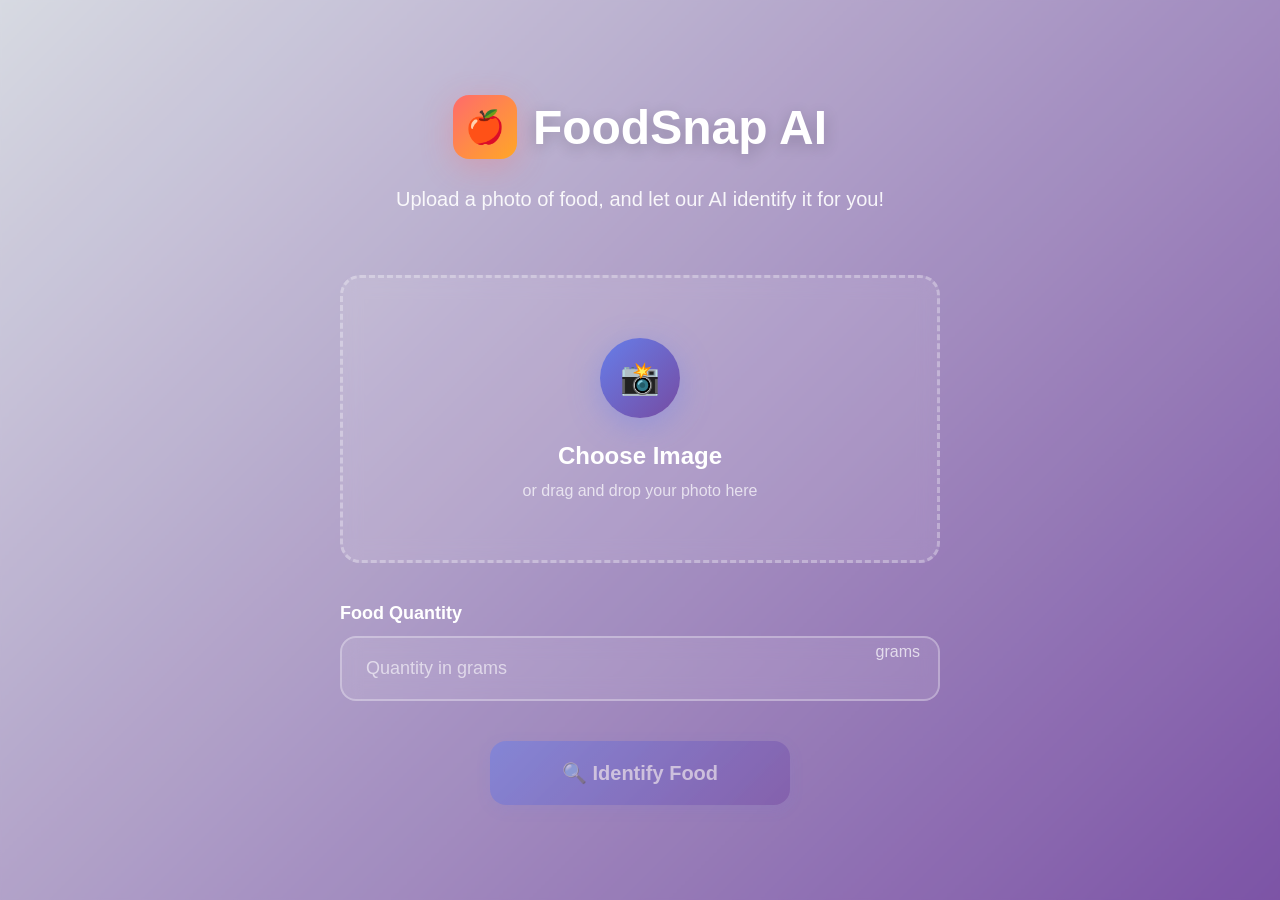
<file: index.html>
<!DOCTYPE html>
<html lang="en">
<head>
    <meta charset="UTF-8">
    <meta name="viewport" content="width=device-width, initial-scale=1.0">
    <title>FoodSnap AI - Food Recognition</title>
    <style>
        * {
            margin: 0;
            padding: 0;
            box-sizing: border-box;
        }

        body {
            font-family: 'Inter', -apple-system, BlinkMacSystemFont, sans-serif;
            background: linear-gradient(135deg, #d5d8e1 0%, #764ba2 100%);
            min-height: 100vh;
            margin: 0;
            padding: 0;
            overflow-x: hidden;
        }

        .container {
            min-height: 100vh;
            display: flex;
            flex-direction: column;
            align-items: center;
            justify-content: center;
            padding: 40px 20px;
            text-align: center;
            position: relative;
        }

        .container::before {
            content: '';
            position: absolute;
            top: 0;
            left: 0;
            right: 0;
            bottom: 0;
            background: rgba(255, 255, 255, 0.05);
            backdrop-filter: blur(1px);
            pointer-events: none;
        }

        .content-wrapper {
            position: relative;
            z-index: 1;
            max-width: 600px;
            width: 100%;
        }

        .logo {
            display: flex;
            align-items: center;
            justify-content: center;
            gap: 16px;
            margin-bottom: 24px;
        }

        .logo-icon {
            width: 64px;
            height: 64px;
            background: linear-gradient(135deg, #ff6b6b, #ffa726);
            border-radius: 16px;
            display: flex;
            align-items: center;
            justify-content: center;
            font-size: 32px;
            box-shadow: 0 8px 32px rgba(255, 107, 107, 0.3);
        }

        .logo h1 {
            font-size: 48px;
            font-weight: 700;
            color: white;
            text-shadow: 0 4px 16px rgba(0, 0, 0, 0.2);
            margin: 0;
        }

        .subtitle {
            color: rgba(255, 255, 255, 0.9);
            font-size: 20px;
            margin-bottom: 60px;
            line-height: 1.6;
            font-weight: 300;
        }

        .upload-section {
            margin-bottom: 40px;
        }

        .upload-area {
            border: 3px dashed rgba(255, 255, 255, 0.3);
            border-radius: 20px;
            padding: 60px 40px;
            transition: all 0.3s ease;
            cursor: pointer;
            background: rgba(255, 255, 255, 0.1);
            backdrop-filter: blur(10px);
            position: relative;
            overflow: hidden;
        }

        .upload-area:hover {
            border-color: rgba(255, 255, 255, 0.6);
            background: rgba(255, 255, 255, 0.15);
            transform: translateY(-4px);
            box-shadow: 0 12px 40px rgba(0, 0, 0, 0.15);
        }

        .upload-area.dragover {
            border-color: rgba(255, 255, 255, 0.8);
            background: rgba(255, 255, 255, 0.2);
            transform: scale(1.02);
        }

        .upload-icon {
            width: 80px;
            height: 80px;
            margin: 0 auto 24px;
            border-radius: 50%;
            background: linear-gradient(135deg, #667eea, #764ba2);
            display: flex;
            align-items: center;
            justify-content: center;
            font-size: 32px;
            color: white;
            box-shadow: 0 8px 32px rgba(102, 126, 234, 0.4);
        }

        .upload-text {
            color: white;
            font-size: 24px;
            font-weight: 600;
            margin-bottom: 12px;
        }

        .upload-subtext {
            color: rgba(255, 255, 255, 0.7);
            font-size: 16px;
        }

        .file-input {
            display: none;
        }

        .preview-container {
            margin-top: 30px;
            border-radius: 16px;
            overflow: hidden;
            max-width: 400px;
            margin-left: auto;
            margin-right: auto;
            box-shadow: 0 12px 40px rgba(0, 0, 0, 0.2);
            border: 2px solid rgba(255, 255, 255, 0.2);
        }

        .quantity-section {
            margin-bottom: 40px;
        }

        .input-group {
            position: relative;
            margin-bottom: 30px;
        }

        .input-label {
            display: block;
            color: white;
            font-size: 18px;
            font-weight: 600;
            margin-bottom: 12px;
            text-align: left;
        }

        .quantity-input {
            width: 100%;
            padding: 20px 24px;
            border: 2px solid rgba(255, 255, 255, 0.3);
            border-radius: 16px;
            font-size: 18px;
            background: rgba(255, 255, 255, 0.1);
            backdrop-filter: blur(10px);
            transition: all 0.3s ease;
            outline: none;
            color: white;
        }

        .quantity-input::placeholder {
            color: rgba(255, 255, 255, 0.6);
        }

        .quantity-input:focus {
            border-color: rgba(255, 255, 255, 0.6);
            background: rgba(255, 255, 255, 0.15);
            box-shadow: 0 0 0 4px rgba(255, 255, 255, 0.1);
        }

        .unit-label {
            position: absolute;
            right: 20px;
            top: 50%;
            transform: translateY(-50%);
            color: rgba(255, 255, 255, 0.7);
            font-weight: 500;
            pointer-events: none;
        }

        .preview-image {
            width: 100%;
            height: auto;
            display: block;
        }

        .analyze-btn {
            width: 100%;
            max-width: 300px;
            padding: 20px 40px;
            background: linear-gradient(135deg, #667eea, #764ba2);
            color: white;
            border: none;
            border-radius: 16px;
            font-size: 20px;
            font-weight: 600;
            cursor: pointer;
            transition: all 0.3s ease;
            box-shadow: 0 8px 32px rgba(102, 126, 234, 0.4);
            margin: 0 auto;
            display: block;
        }

        .analyze-btn:hover:not(:disabled) {
            transform: translateY(-4px);
            box-shadow: 0 12px 40px rgba(102, 126, 234, 0.5);
        }

        .analyze-btn:disabled {
            opacity: 0.5;
            cursor: not-allowed;
            transform: none;
            box-shadow: 0 4px 16px rgba(102, 126, 234, 0.2);
        }

        .loading {
            display: none;
            align-items: center;
            justify-content: center;
            gap: 12px;
            margin-top: 30px;
            color: white;
            font-size: 18px;
        }

        .spinner {
            width: 24px;
            height: 24px;
            border: 3px solid rgba(255, 255, 255, 0.3);
            border-top: 3px solid white;
            border-radius: 50%;
            animation: spin 1s linear infinite;
        }

        @keyframes spin {
            0% { transform: rotate(0deg); }
            100% { transform: rotate(360deg); }
        }

        .results {
            display: none;
            margin-top: 40px;
            padding: 32px;
            background: rgba(255, 255, 255, 0.15);
            backdrop-filter: blur(20px);
            border: 1px solid rgba(255, 255, 255, 0.2);
            border-radius: 20px;
            text-align: left;
            box-shadow: 0 12px 40px rgba(0, 0, 0, 0.1);
        }

        .result-item {
            display: flex;
            justify-content: space-between;
            align-items: center;
            padding: 16px 0;
            border-bottom: 1px solid rgba(255, 255, 255, 0.1);
        }

        .result-item:last-child {
            border-bottom: none;
        }

        .result-label {
            font-weight: 600;
            color: rgba(255, 255, 255, 0.8);
            font-size: 16px;
        }

        .result-value {
            font-weight: 700;
            color: white;
            font-size: 20px;
        }

        .calories-highlight {
            background: linear-gradient(135deg, #ffffff, #ffffff);
            -webkit-background-clip: text;
            -webkit-text-fill-color: transparent;
            background-clip: text;
        }

        .error-message {
            margin-top: 30px;
            padding: 20px;
            background: rgba(239, 68, 68, 0.15);
            backdrop-filter: blur(10px);
            border: 1px solid rgba(239, 68, 68, 0.3);
            border-radius: 16px;
            color: #ff6b6b;
            font-weight: 600;
            text-align: center;
            font-size: 16px;
        }

        @media (max-width: 768px) {
            .container {
                padding: 30px 15px;
            }
            
            .logo h1 {
                font-size: 36px;
            }
            
            .logo-icon {
                width: 56px;
                height: 56px;
                font-size: 28px;
            }
            
            .subtitle {
                font-size: 18px;
                margin-bottom: 40px;
            }
            
            .upload-area {
                padding: 50px 30px;
            }
            
            .upload-icon {
                width: 70px;
                height: 70px;
                font-size: 28px;
            }
            
            .upload-text {
                font-size: 20px;
            }
            
            .quantity-input {
                padding: 18px 20px;
                font-size: 16px;
            }
            
            .analyze-btn {
                font-size: 18px;
                padding: 18px 36px;
            }
        }

        @media (max-width: 480px) {
            .container {
                padding: 20px 15px;
            }
            
            .logo {
                flex-direction: column;
                gap: 12px;
            }
            
            .logo h1 {
                font-size: 28px;
            }
            
            .subtitle {
                font-size: 16px;
            }
            
            .upload-area {
                padding: 40px 20px;
            }
            
            .results {
                padding: 24px;
            }
        }
    </style>
</head>
<body>
    <div class="container">
        <div class="content-wrapper">
            <div class="logo">
                <div class="logo-icon">🍎</div>
                <h1>FoodSnap AI</h1>
            </div>
            
            <p class="subtitle">Upload a photo of food, and let our AI identify it for you!</p>
        
        <div class="upload-section">
            <div class="upload-area" onclick="document.getElementById('fileInput').click()">
                <div class="upload-icon">📸</div>
                <div class="upload-text">Choose Image</div>
                <div class="upload-subtext">or drag and drop your photo here</div>
                <input type="file" id="fileInput" class="file-input" accept="image/*">
            </div>
            <div id="preview" class="preview-container" style="display: none;">
                <img id="previewImage" class="preview-image" alt="Food preview">
            </div>
        </div>
        
        <div class="quantity-section">
            <div class="input-group">
                <label class="input-label" for="quantity">Food Quantity</label>
                <input type="number" id="quantity" class="quantity-input" placeholder="Quantity in grams" min="1" required>
                <span class="unit-label">grams</span>
            </div>
        </div>
        
        <button class="analyze-btn" id="analyzeBtn" onclick="analyzFood()" disabled>
            🔍 Identify Food
        </button>
        
        <div class="loading" id="loading">
            <div class="spinner"></div>
            <span>Identifying your food...</span>
        </div>
        
        <div class="results" id="results">
            <div class="result-item">
                <span class="result-label">Predicted Food:</span>
                <span class="result-value" id="foodName">-</span>
            </div>
            <div class="result-item">
                <span class="result-label">Quantity:</span>
                <span class="result-value" id="resultQuantity">-</span>
            </div>
            <div class="result-item">
                <span class="result-label">Calories:</span>
                <span class="result-value calories-highlight" id="calories">-</span>
            </div>
        </div>
        
            <div class="error-message" id="error" style="display: none;">
                <span id="errorText"></span>
            </div>
        </div>
    </div>

    <script>
        const fileInput = document.getElementById('fileInput');
        const preview = document.getElementById('preview');
        const previewImage = document.getElementById('previewImage');
        const uploadArea = document.querySelector('.upload-area');
        const analyzeBtn = document.getElementById('analyzeBtn');
        const loading = document.getElementById('loading');
        const results = document.getElementById('results');
        const quantityInput = document.getElementById('quantity');
        const error = document.getElementById('error');
        const errorText = document.getElementById('errorText');

        let selectedFile = null;

        // File input change handler
        fileInput.addEventListener('change', handleFileSelect);

        // Drag and drop handlers
        uploadArea.addEventListener('dragover', (e) => {
            e.preventDefault();
            uploadArea.classList.add('dragover');
        });

        uploadArea.addEventListener('dragleave', () => {
            uploadArea.classList.remove('dragover');
        });

        uploadArea.addEventListener('drop', (e) => {
            e.preventDefault();
            uploadArea.classList.remove('dragover');
            const files = e.dataTransfer.files;
            if (files.length > 0) {
                handleFile(files[0]);
            }
        });

        function handleFileSelect(e) {
            handleFile(e.target.files[0]);
        }

        function handleFile(file) {
            if (file && file.type.startsWith('image/')) {
                selectedFile = file;
                const reader = new FileReader();
                reader.onload = (e) => {
                    previewImage.src = e.target.result;
                    preview.style.display = 'block';
                    updateAnalyzeButton();
                };
                reader.readAsDataURL(file);
                hideError();
            } else {
                showError('Please select a valid image file.');
                selectedFile = null;
                preview.style.display = 'none';
                updateAnalyzeButton();
            }
        }

        function updateAnalyzeButton() {
            const hasFile = selectedFile !== null;
            const hasQuantity = quantityInput.value && quantityInput.value > 0;
            analyzeBtn.disabled = !(hasFile && hasQuantity);
        }

        function showError(message) {
            errorText.textContent = message;
            error.style.display = 'block';
            results.style.display = 'none';
        }

        function hideError() {
            error.style.display = 'none';
        }

        quantityInput.addEventListener('input', updateAnalyzeButton);

        async function analyzFood() {
            if (!selectedFile || !quantityInput.value) {
                showError('Please select an image and enter quantity');
                return;
            }

            // Show loading state
            analyzeBtn.style.display = 'none';
            loading.style.display = 'flex';
            results.style.display = 'none';
            hideError();

            try {
                const formData = new FormData();
                formData.append('quantity', quantityInput.value);
                formData.append('file', selectedFile);

                // Make POST request to backend API
                const response = await fetch('http://localhost:8000/predict/', {
                    method: 'POST',
                    body: formData,
                });

                if (!response.ok) {
                    const errData = await response.json().catch(() => ({}));
                    const msg = errData.detail || 'Failed to identify the food item.';
                    throw new Error(msg);
                }

                const data = await response.json();
                
                if (data.predicted_class) {
                    // Update results
                    document.getElementById('foodName').textContent = data.predicted_class;
                    document.getElementById('resultQuantity').textContent = `${quantityInput.value}g`;
                    document.getElementById('calories').textContent = `${data.calories}`;

                    // Show results
                    results.style.display = 'block';
                    results.scrollIntoView({ behavior: 'smooth' });
                } else {
                    throw new Error('Unexpected response from server.');
                }

            } catch (err) {
                showError(err.message);
            } finally {
                // Hide loading state
                loading.style.display = 'none';
                analyzeBtn.style.display = 'block';
            }
        }

        // Initialize button state
        updateAnalyzeButton();
    </script>
</body>
</html>
</file>
